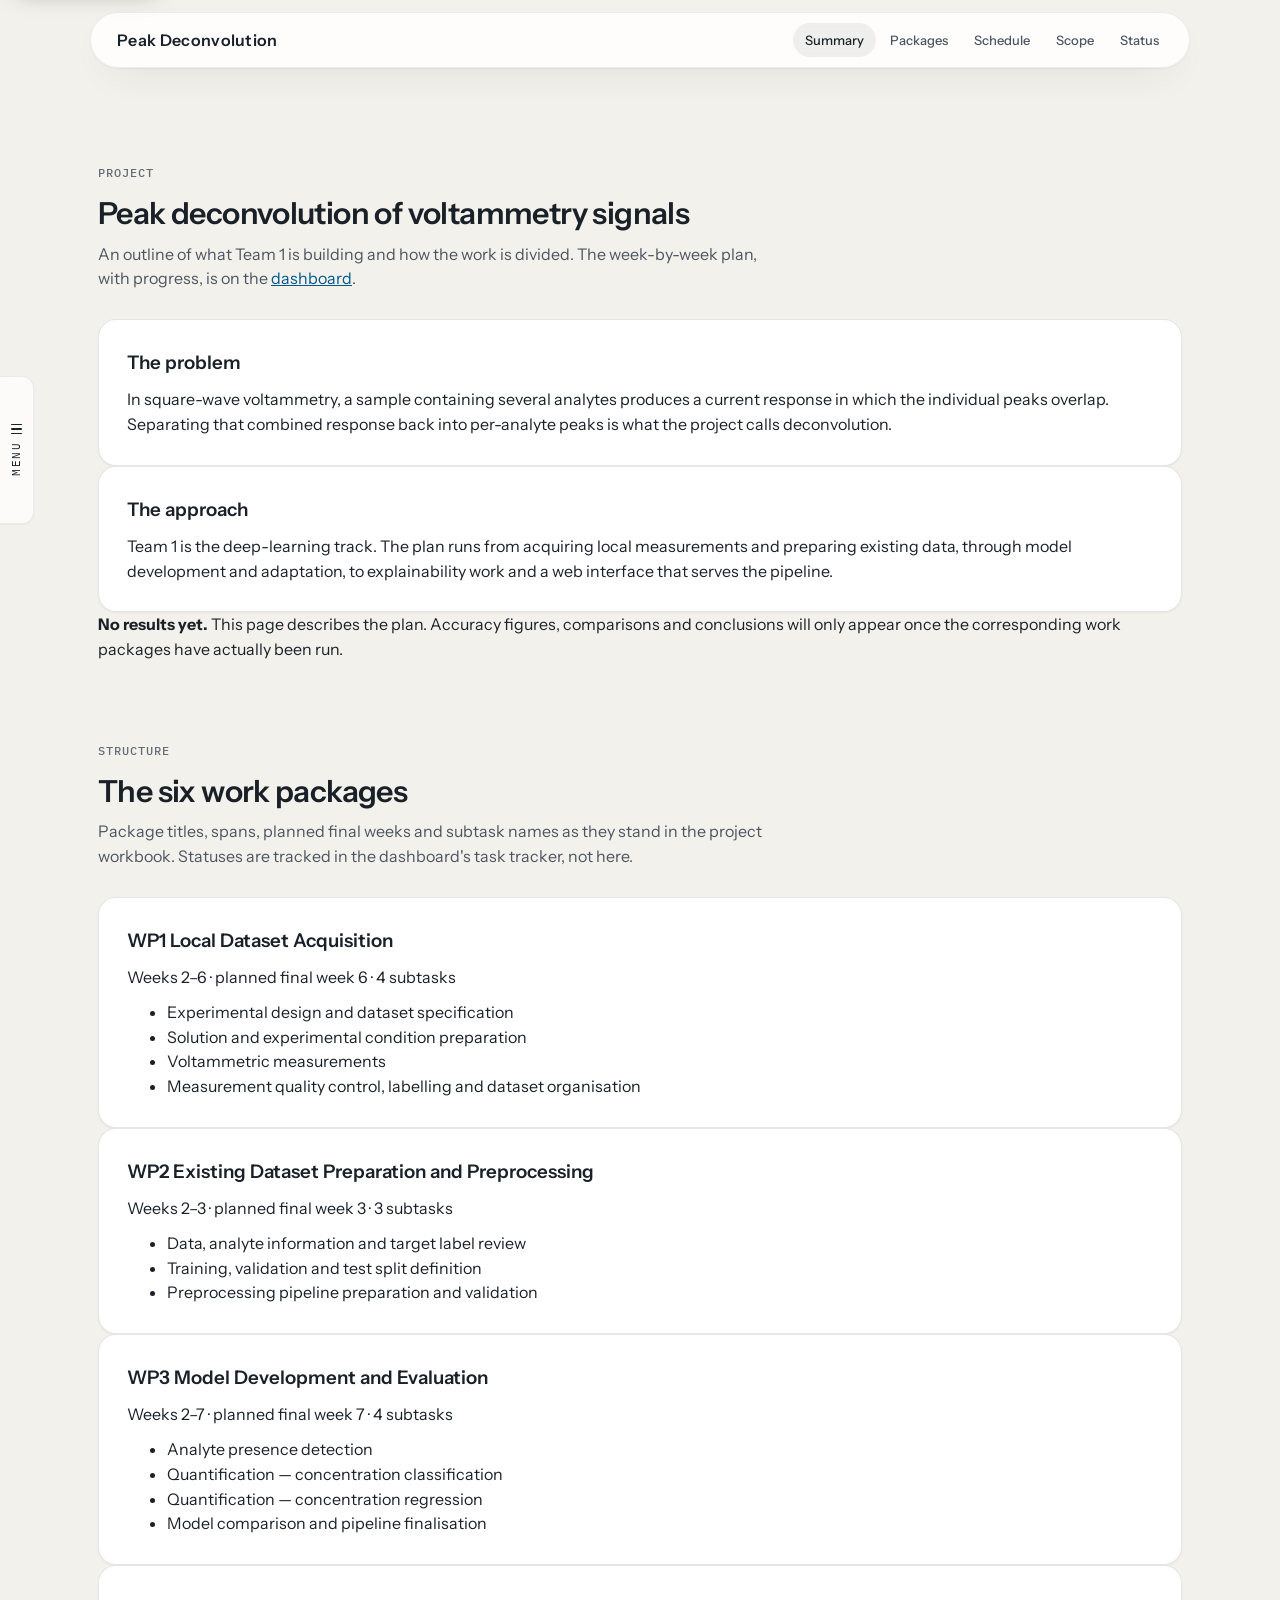
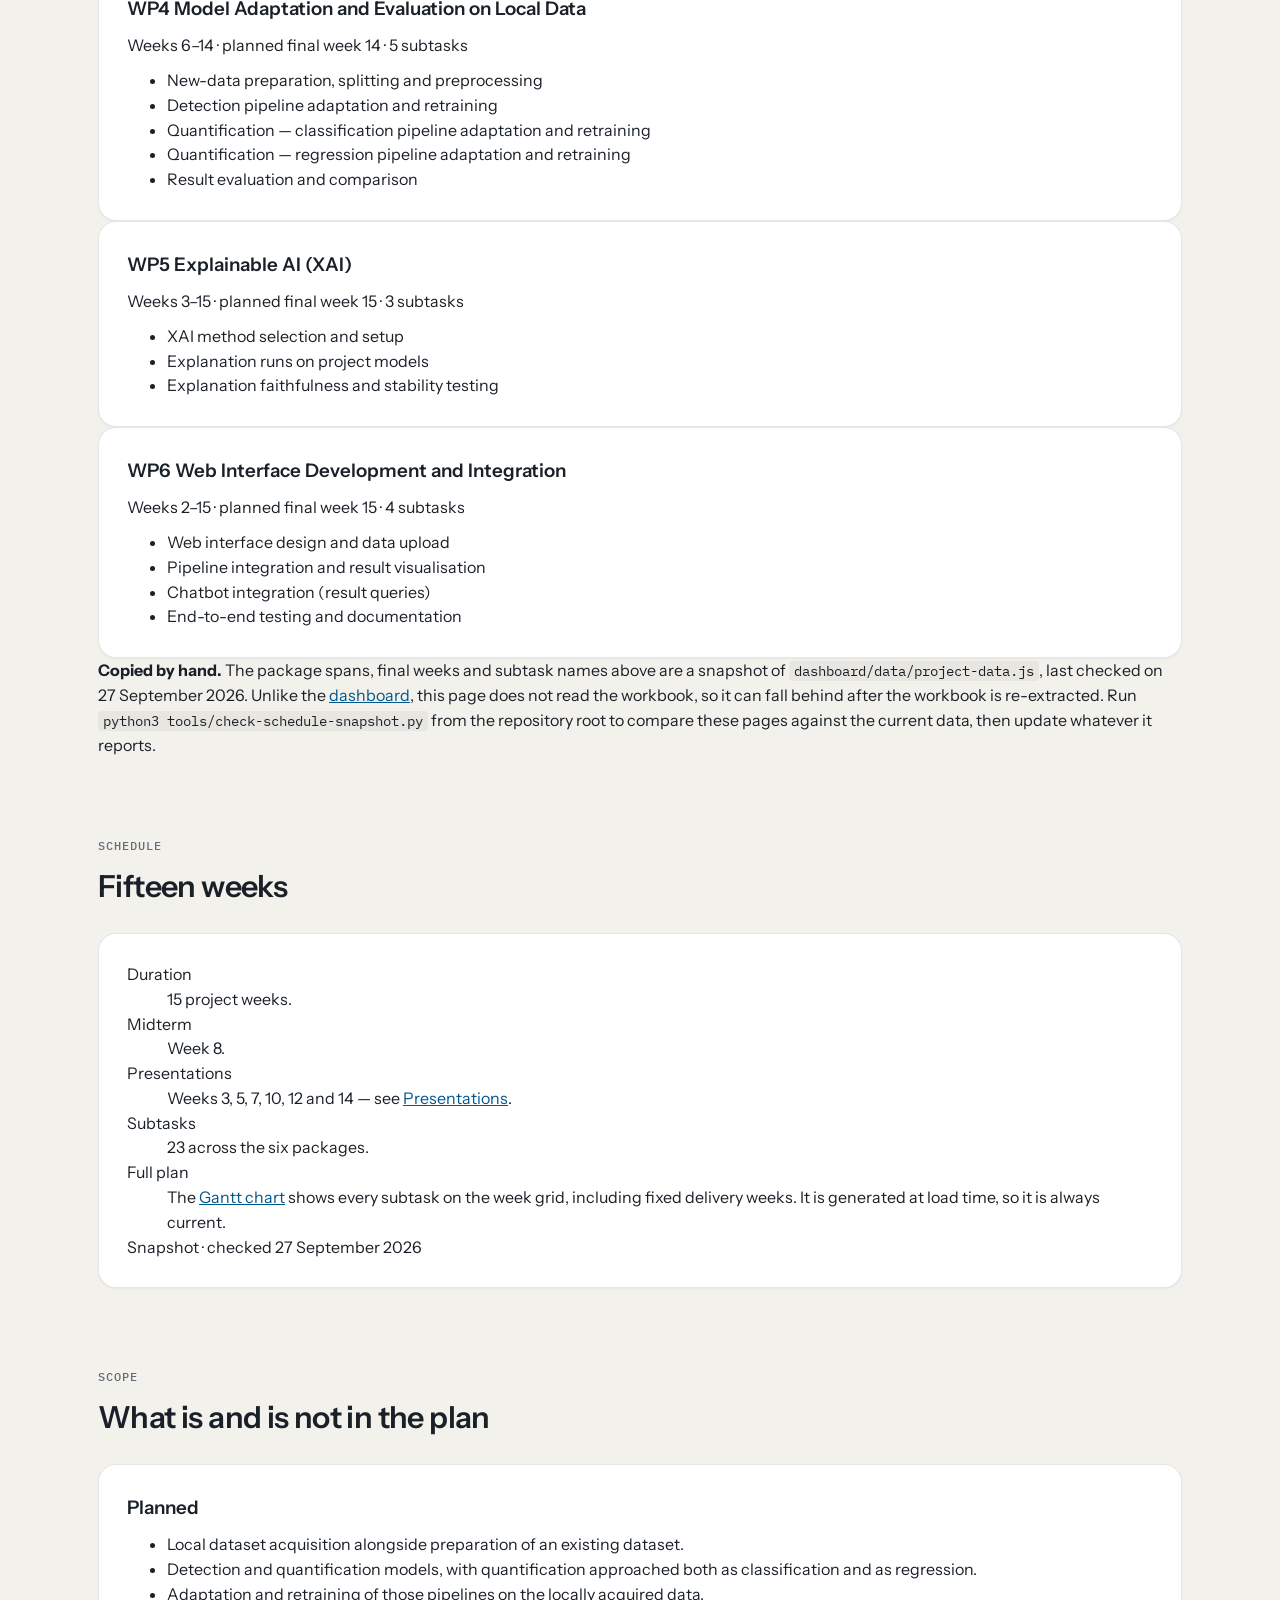
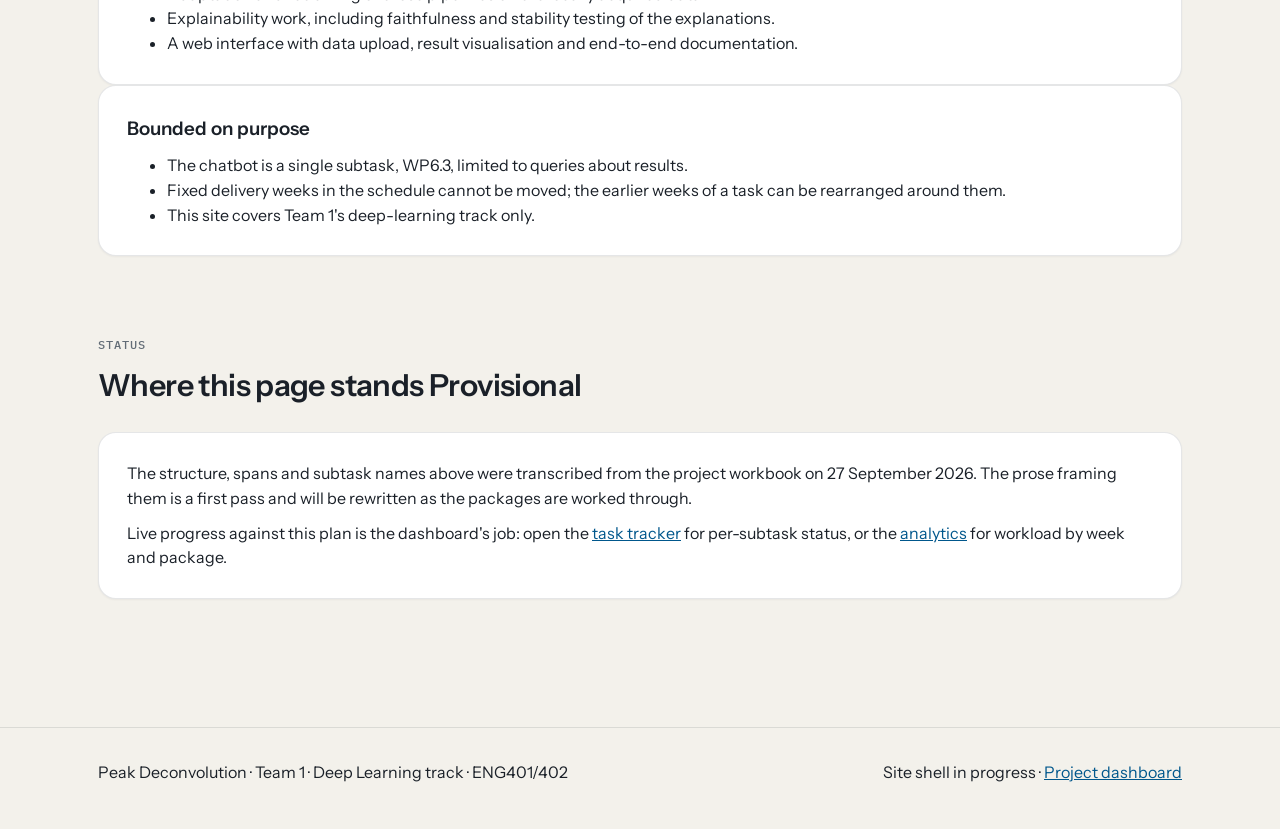
<file: project/index.html>
<!doctype html>
<html lang="en" class="no-js">
<head>
<meta charset="utf-8">
<meta name="viewport" content="width=device-width, initial-scale=1, viewport-fit=cover">
<title>Project — Peak Deconvolution</title>
<meta name="description" content="Outline of the Peak Deconvolution project: the problem, the six work packages, the fifteen-week schedule and the scope.">
<link rel="preconnect" href="https://fonts.googleapis.com">
<link rel="preconnect" href="https://fonts.gstatic.com" crossorigin>
<link rel="stylesheet" href="https://fonts.googleapis.com/css2?family=Fraunces:ital,opsz,wght@0,9..144,300..600;1,9..144,300..400&family=IBM+Plex+Mono:wght@400;500;600&family=Instrument+Sans:wght@400;500;600&display=swap">
<link rel="icon" href="../assets/icons/favicon.svg" type="image/svg+xml">
<link rel="stylesheet" href="../assets/css/site.css">
<script>document.documentElement.classList.replace("no-js", "js");</script>
</head>
<body class="site-page">

<div class="site-ground" aria-hidden="true"></div>

<a class="skip-link" href="#main">Skip to main content</a>

<button class="navhandle" type="button" data-nav-toggle aria-expanded="false" aria-controls="navpanel">
  <span class="navhandle-grip" aria-hidden="true"><i></i><i></i><i></i></span>
  <span class="navhandle-label">Menu</span>
</button>

<div class="navpanel" id="navpanel">
  <div class="navpanel-head">
    <a class="navpanel-brand" href="../">
      <svg viewBox="0 0 26 26" aria-hidden="true"><path d="M2 20 C6 20 7 8 10 8 S13 18 15 17 S18 5 21 5 S23 16 24 20" fill="none" stroke="#1a2028" stroke-width="1.6" stroke-linecap="round"/><path d="M2 20 C6 20 7 11 10 11 S13 20 14 20" fill="none" stroke="#009289" stroke-width="1.2" stroke-linecap="round" opacity=".8"/><path d="M12 20 C16 20 18 8 21 8 S23.5 19 24 20" fill="none" stroke="#726dc4" stroke-width="1.2" stroke-linecap="round" opacity=".8"/></svg>
      <span><strong>Peak Deconvolution</strong><span>Team 1 &middot; Deep Learning</span></span>
    </a>
    <button class="navpanel-close" type="button" aria-label="Close menu"><svg viewBox="0 0 16 16" aria-hidden="true" fill="none" stroke="currentColor" stroke-width="1.7" stroke-linecap="round"><path d="M4 4l8 8M12 4l-8 8"/></svg></button>
  </div>
  <nav aria-label="Site">
    <div class="navpanel-eyebrow">Go to</div>
    <ul>
        <li><a href="../">Home <small>the project in short</small></a></li>
        <li><a href="../dashboard/">Dashboard <small>live plan and tracker</small></a></li>
        <li><a href="../presentations/">Presentations <small>weeks and materials</small></a></li>
        <li><a href="../project/" aria-current="page">Project <small>outline and scope</small></a></li>
        <li><a href="../team/">Team <small>members and roles</small></a></li>
        <li><a href="../resources/">Resources <small>repository and data</small></a></li>
    </ul>
  </nav>
  <p class="navpanel-foot">ENG401/402 &middot; site shell in progress</p>
</div>

<div class="navscrim" aria-hidden="true"></div>

<header class="pagebar">
  <button class="navbtn" type="button" data-nav-toggle aria-expanded="false" aria-controls="navpanel">
    <span class="navbtn-bars" aria-hidden="true"><i></i><i></i><i></i></span>
    <span>Menu</span>
  </button>
  <a class="pagebrand" href="../"><svg viewBox="0 0 26 26" aria-hidden="true"><path d="M2 20 C6 20 7 8 10 8 S13 18 15 17 S18 5 21 5 S23 16 24 20" fill="none" stroke="#1a2028" stroke-width="1.6" stroke-linecap="round"/><path d="M2 20 C6 20 7 11 10 11 S13 20 14 20" fill="none" stroke="#009289" stroke-width="1.2" stroke-linecap="round" opacity=".8"/><path d="M12 20 C16 20 18 8 21 8 S23.5 19 24 20" fill="none" stroke="#726dc4" stroke-width="1.2" stroke-linecap="round" opacity=".8"/></svg><span>Peak Deconvolution</span></a>
  <nav class="pagesections" aria-label="On this page" data-section-nav>
    <ul>
        <li><a href="#summary">Summary</a></li>
        <li><a href="#packages">Packages</a></li>
        <li><a href="#schedule">Schedule</a></li>
        <li><a href="#scope">Scope</a></li>
        <li><a href="#status">Status</a></li>
    </ul>
  </nav>
</header>

<main class="site-main" id="main" tabindex="-1">
  <section class="block first" id="summary" aria-labelledby="summary-title">
    <div class="wrap">
      <div class="sec-head">
        <div class="eyebrow">Project</div>
        <h1 class="sec-title" id="summary-title">Peak deconvolution of voltammetry signals</h1>
        <p class="sec-lede">An outline of what Team&nbsp;1 is building and how the work is divided. The week-by-week plan, with progress, is on the <a href="../dashboard/">dashboard</a>.</p>
      </div>
      <div class="grid two">
        <div class="card">
          <h3>The problem</h3>
          <p>In square-wave voltammetry, a sample containing several analytes produces a current response in which the individual peaks overlap. Separating that combined response back into per-analyte peaks is what the project calls deconvolution.</p>
        </div>
        <div class="card">
          <h3>The approach</h3>
          <p>Team&nbsp;1 is the deep-learning track. The plan runs from acquiring local measurements and preparing existing data, through model development and adaptation, to explainability work and a web interface that serves the pipeline.</p>
        </div>
      </div>
      <p class="note mt-2"><strong>No results yet.</strong> This page describes the plan. Accuracy figures, comparisons and conclusions will only appear once the corresponding work packages have actually been run.</p>
    </div>
  </section>

  <section class="block" id="packages" aria-labelledby="packages-title">
    <div class="wrap">
      <div class="sec-head">
        <div class="eyebrow">Structure</div>
        <h2 class="sec-title" id="packages-title">The six work packages</h2>
        <p class="sec-lede">Package titles, spans, planned final weeks and subtask names as they stand in the project workbook. Statuses are tracked in the dashboard's task tracker, not here.</p>
      </div>
      <div class="grid three">
        <div class="card" data-wp="WP1">
          <h3><span class="wp-code">WP1</span> Local Dataset Acquisition</h3>
          <p class="wp-span">Weeks 2&ndash;6 &middot; planned final week 6 &middot; 4 subtasks</p>
          <ul class="bullets mt-1">
            <li>Experimental design and dataset specification</li>
            <li>Solution and experimental condition preparation</li>
            <li>Voltammetric measurements</li>
            <li>Measurement quality control, labelling and dataset organisation</li>
          </ul>
        </div>
        <div class="card" data-wp="WP2">
          <h3><span class="wp-code">WP2</span> Existing Dataset Preparation and Preprocessing</h3>
          <p class="wp-span">Weeks 2&ndash;3 &middot; planned final week 3 &middot; 3 subtasks</p>
          <ul class="bullets mt-1">
            <li>Data, analyte information and target label review</li>
            <li>Training, validation and test split definition</li>
            <li>Preprocessing pipeline preparation and validation</li>
          </ul>
        </div>
        <div class="card" data-wp="WP3">
          <h3><span class="wp-code">WP3</span> Model Development and Evaluation</h3>
          <p class="wp-span">Weeks 2&ndash;7 &middot; planned final week 7 &middot; 4 subtasks</p>
          <ul class="bullets mt-1">
            <li>Analyte presence detection</li>
            <li>Quantification &mdash; concentration classification</li>
            <li>Quantification &mdash; concentration regression</li>
            <li>Model comparison and pipeline finalisation</li>
          </ul>
        </div>
        <div class="card" data-wp="WP4">
          <h3><span class="wp-code">WP4</span> Model Adaptation and Evaluation on Local Data</h3>
          <p class="wp-span">Weeks 6&ndash;14 &middot; planned final week 14 &middot; 5 subtasks</p>
          <ul class="bullets mt-1">
            <li>New-data preparation, splitting and preprocessing</li>
            <li>Detection pipeline adaptation and retraining</li>
            <li>Quantification &mdash; classification pipeline adaptation and retraining</li>
            <li>Quantification &mdash; regression pipeline adaptation and retraining</li>
            <li>Result evaluation and comparison</li>
          </ul>
        </div>
        <div class="card" data-wp="WP5">
          <h3><span class="wp-code">WP5</span> Explainable AI (XAI)</h3>
          <p class="wp-span">Weeks 3&ndash;15 &middot; planned final week 15 &middot; 3 subtasks</p>
          <ul class="bullets mt-1">
            <li>XAI method selection and setup</li>
            <li>Explanation runs on project models</li>
            <li>Explanation faithfulness and stability testing</li>
          </ul>
        </div>
        <div class="card" data-wp="WP6">
          <h3><span class="wp-code">WP6</span> Web Interface Development and Integration</h3>
          <p class="wp-span">Weeks 2&ndash;15 &middot; planned final week 15 &middot; 4 subtasks</p>
          <ul class="bullets mt-1">
            <li>Web interface design and data upload</li>
            <li>Pipeline integration and result visualisation</li>
            <li>Chatbot integration (result queries)</li>
            <li>End-to-end testing and documentation</li>
          </ul>
        </div>
      </div>
      <div class="mt-2"><p class="note"><strong>Copied by hand.</strong> The package spans, final weeks and subtask names above are a snapshot of <code>dashboard/data/project-data.js</code>, last checked on 27 September 2026. Unlike the <a href="../dashboard/">dashboard</a>, this page does not read the workbook, so it can fall behind after the workbook is re-extracted. Run <code>python3 tools/check-schedule-snapshot.py</code> from the repository root to compare these pages against the current data, then update whatever it reports.</p></div>
    </div>
  </section>

  <section class="block" id="schedule" aria-labelledby="schedule-title">
    <div class="wrap">
      <div class="sec-head">
        <div class="eyebrow">Schedule</div>
        <h2 class="sec-title" id="schedule-title">Fifteen weeks</h2>
      </div>
      <div class="card">
        <dl class="deflist">
          <div><dt>Duration</dt><dd>15 project weeks.</dd></div>
          <div><dt>Midterm</dt><dd>Week&nbsp;8.</dd></div>
          <div><dt>Presentations</dt><dd>Weeks 3, 5, 7, 10, 12 and 14 &mdash; see <a href="../presentations/">Presentations</a>.</dd></div>
          <div><dt>Subtasks</dt><dd>23 across the six packages.</dd></div>
          <div><dt>Full plan</dt><dd>The <a href="../dashboard/#schedule">Gantt chart</a> shows every subtask on the week grid, including fixed delivery weeks. It is generated at load time, so it is always current.</dd></div>
        </dl>
        <span class="snap">Snapshot &middot; checked 27 September 2026</span>
      </div>
    </div>
  </section>

  <section class="block" id="scope" aria-labelledby="scope-title">
    <div class="wrap">
      <div class="sec-head">
        <div class="eyebrow">Scope</div>
        <h2 class="sec-title" id="scope-title">What is and is not in the plan</h2>
      </div>
      <div class="grid two">
        <div class="card">
          <h3>Planned</h3>
          <ul class="bullets">
            <li>Local dataset acquisition alongside preparation of an existing dataset.</li>
            <li>Detection and quantification models, with quantification approached both as classification and as regression.</li>
            <li>Adaptation and retraining of those pipelines on the locally acquired data.</li>
            <li>Explainability work, including faithfulness and stability testing of the explanations.</li>
            <li>A web interface with data upload, result visualisation and end-to-end documentation.</li>
          </ul>
        </div>
        <div class="card">
          <h3>Bounded on purpose</h3>
          <ul class="bullets">
            <li>The chatbot is a single subtask, WP6.3, limited to queries about results.</li>
            <li>Fixed delivery weeks in the schedule cannot be moved; the earlier weeks of a task can be rearranged around them.</li>
            <li>This site covers Team&nbsp;1's deep-learning track only.</li>
          </ul>
        </div>
      </div>
    </div>
  </section>

  <section class="block" id="status" aria-labelledby="status-title">
    <div class="wrap">
      <div class="sec-head">
        <div class="eyebrow">Status</div>
        <h2 class="sec-title" id="status-title">Where this page stands <span class="prov">Provisional</span></h2>
      </div>
      <div class="card">
        <p>The structure, spans and subtask names above were transcribed from the project workbook on 27 September 2026. The prose framing them is a first pass and will be rewritten as the packages are worked through.</p>
        <p>Live progress against this plan is the dashboard's job: open the <a href="../dashboard/#tasks">task tracker</a> for per-subtask status, or the <a href="../dashboard/#analytics">analytics</a> for workload by week and package.</p>
      </div>
    </div>
  </section>


  <footer class="site-foot">
    <div class="wrap"><div class="site-foot-in">
      <span>Peak Deconvolution &middot; Team 1 &middot; Deep Learning track &middot; ENG401/402</span>
      <span>Site shell in progress &middot; <a href="../dashboard/">Project dashboard</a></span>
    </div></div>
  </footer>
</main>

<script src="../assets/js/site.js" defer></script>
</body>
</html>
</file>
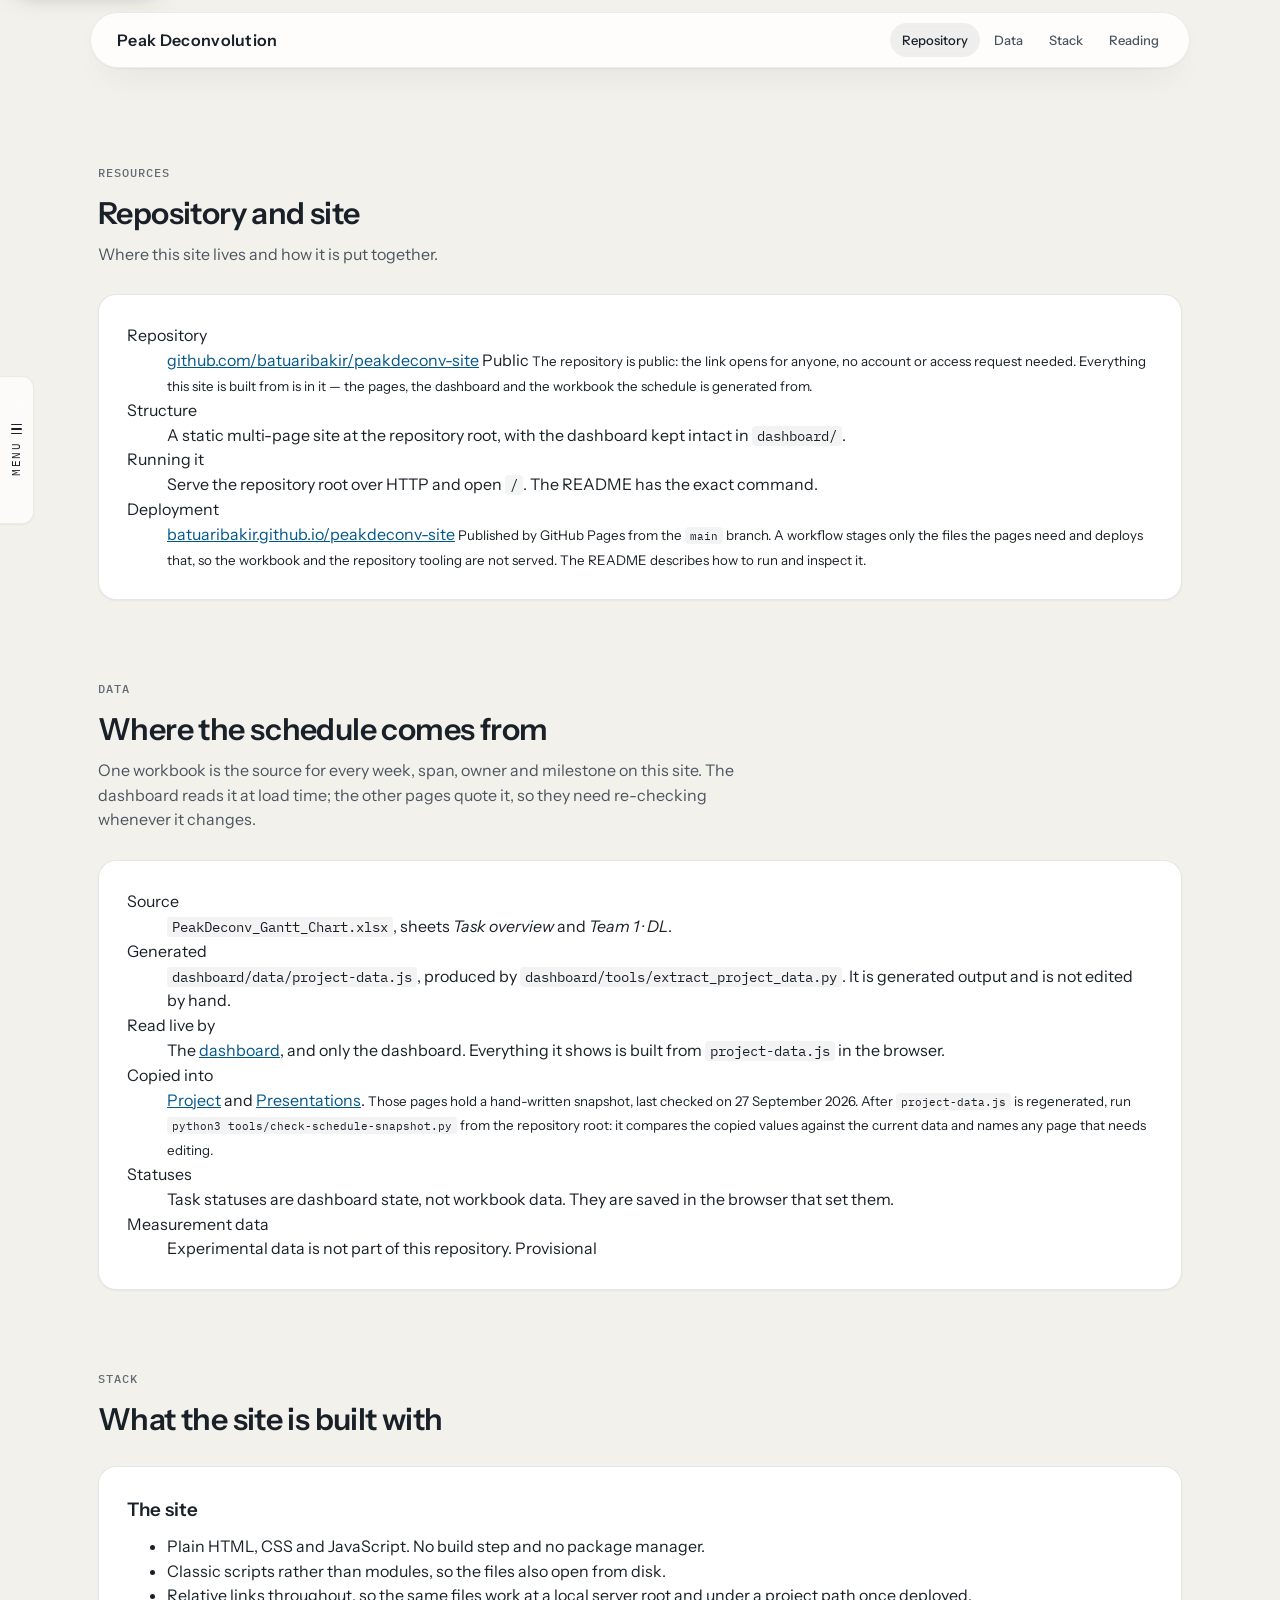
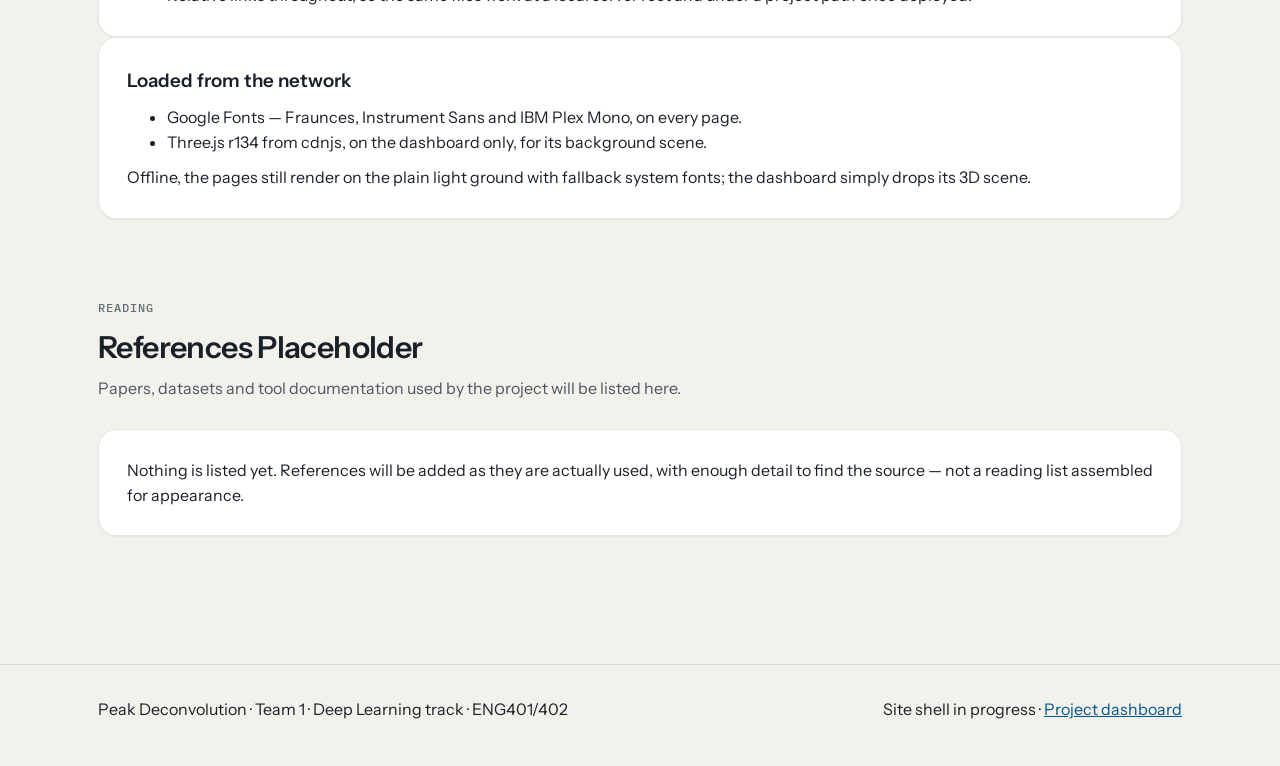
<file: resources/index.html>
<!doctype html>
<html lang="en" class="no-js">
<head>
<meta charset="utf-8">
<meta name="viewport" content="width=device-width, initial-scale=1, viewport-fit=cover">
<title>Resources — Peak Deconvolution</title>
<meta name="description" content="Repository, data sources, tooling and reading material for the Peak Deconvolution project site.">
<link rel="preconnect" href="https://fonts.googleapis.com">
<link rel="preconnect" href="https://fonts.gstatic.com" crossorigin>
<link rel="stylesheet" href="https://fonts.googleapis.com/css2?family=Fraunces:ital,opsz,wght@0,9..144,300..600;1,9..144,300..400&family=IBM+Plex+Mono:wght@400;500;600&family=Instrument+Sans:wght@400;500;600&display=swap">
<link rel="icon" href="../assets/icons/favicon.svg" type="image/svg+xml">
<link rel="stylesheet" href="../assets/css/site.css">
<script>document.documentElement.classList.replace("no-js", "js");</script>
</head>
<body class="site-page">

<div class="site-ground" aria-hidden="true"></div>

<a class="skip-link" href="#main">Skip to main content</a>

<button class="navhandle" type="button" data-nav-toggle aria-expanded="false" aria-controls="navpanel">
  <span class="navhandle-grip" aria-hidden="true"><i></i><i></i><i></i></span>
  <span class="navhandle-label">Menu</span>
</button>

<div class="navpanel" id="navpanel">
  <div class="navpanel-head">
    <a class="navpanel-brand" href="../">
      <svg viewBox="0 0 26 26" aria-hidden="true"><path d="M2 20 C6 20 7 8 10 8 S13 18 15 17 S18 5 21 5 S23 16 24 20" fill="none" stroke="#1a2028" stroke-width="1.6" stroke-linecap="round"/><path d="M2 20 C6 20 7 11 10 11 S13 20 14 20" fill="none" stroke="#009289" stroke-width="1.2" stroke-linecap="round" opacity=".8"/><path d="M12 20 C16 20 18 8 21 8 S23.5 19 24 20" fill="none" stroke="#726dc4" stroke-width="1.2" stroke-linecap="round" opacity=".8"/></svg>
      <span><strong>Peak Deconvolution</strong><span>Team 1 &middot; Deep Learning</span></span>
    </a>
    <button class="navpanel-close" type="button" aria-label="Close menu"><svg viewBox="0 0 16 16" aria-hidden="true" fill="none" stroke="currentColor" stroke-width="1.7" stroke-linecap="round"><path d="M4 4l8 8M12 4l-8 8"/></svg></button>
  </div>
  <nav aria-label="Site">
    <div class="navpanel-eyebrow">Go to</div>
    <ul>
        <li><a href="../">Home <small>the project in short</small></a></li>
        <li><a href="../dashboard/">Dashboard <small>live plan and tracker</small></a></li>
        <li><a href="../presentations/">Presentations <small>weeks and materials</small></a></li>
        <li><a href="../project/">Project <small>outline and scope</small></a></li>
        <li><a href="../team/">Team <small>members and roles</small></a></li>
        <li><a href="../resources/" aria-current="page">Resources <small>repository and data</small></a></li>
    </ul>
  </nav>
  <p class="navpanel-foot">ENG401/402 &middot; site shell in progress</p>
</div>

<div class="navscrim" aria-hidden="true"></div>

<header class="pagebar">
  <button class="navbtn" type="button" data-nav-toggle aria-expanded="false" aria-controls="navpanel">
    <span class="navbtn-bars" aria-hidden="true"><i></i><i></i><i></i></span>
    <span>Menu</span>
  </button>
  <a class="pagebrand" href="../"><svg viewBox="0 0 26 26" aria-hidden="true"><path d="M2 20 C6 20 7 8 10 8 S13 18 15 17 S18 5 21 5 S23 16 24 20" fill="none" stroke="#1a2028" stroke-width="1.6" stroke-linecap="round"/><path d="M2 20 C6 20 7 11 10 11 S13 20 14 20" fill="none" stroke="#009289" stroke-width="1.2" stroke-linecap="round" opacity=".8"/><path d="M12 20 C16 20 18 8 21 8 S23.5 19 24 20" fill="none" stroke="#726dc4" stroke-width="1.2" stroke-linecap="round" opacity=".8"/></svg><span>Peak Deconvolution</span></a>
  <nav class="pagesections" aria-label="On this page" data-section-nav>
    <ul>
        <li><a href="#repository">Repository</a></li>
        <li><a href="#data">Data</a></li>
        <li><a href="#stack">Stack</a></li>
        <li><a href="#reading">Reading</a></li>
    </ul>
  </nav>
</header>

<main class="site-main" id="main" tabindex="-1">
  <section class="block first" id="repository" aria-labelledby="repository-title">
    <div class="wrap">
      <div class="sec-head">
        <div class="eyebrow">Resources</div>
        <h1 class="sec-title" id="repository-title">Repository and site</h1>
        <p class="sec-lede">Where this site lives and how it is put together.</p>
      </div>
      <div class="card">
        <dl class="deflist">
          <div>
            <dt>Repository</dt>
            <dd>
              <a href="https://github.com/batuaribakir/peakdeconv-site">github.com/batuaribakir/peakdeconv-site</a>
              <span class="badge">Public</span>
              <small>The repository is public: the link opens for anyone, no account or access request needed. Everything this site is built from is in it &mdash; the pages, the dashboard and the workbook the schedule is generated from.</small>
            </dd>
          </div>
          <div><dt>Structure</dt><dd>A static multi-page site at the repository root, with the dashboard kept intact in <code>dashboard/</code>.</dd></div>
          <div><dt>Running it</dt><dd>Serve the repository root over HTTP and open <code>/</code>. The README has the exact command.</dd></div>
          <div>
            <dt>Deployment</dt>
            <dd>
              <a href="https://batuaribakir.github.io/peakdeconv-site/">batuaribakir.github.io/peakdeconv-site</a>
              <small>Published by GitHub Pages from the <code>main</code> branch. A workflow stages only the files the pages need and deploys that, so the workbook and the repository tooling are not served. The README describes how to run and inspect it.</small>
            </dd>
          </div>
        </dl>
      </div>
    </div>
  </section>

  <section class="block" id="data" aria-labelledby="data-title">
    <div class="wrap">
      <div class="sec-head">
        <div class="eyebrow">Data</div>
        <h2 class="sec-title" id="data-title">Where the schedule comes from</h2>
        <p class="sec-lede">One workbook is the source for every week, span, owner and milestone on this site. The dashboard reads it at load time; the other pages quote it, so they need re-checking whenever it changes.</p>
      </div>
      <div class="card">
        <dl class="deflist">
          <div><dt>Source</dt><dd><code>PeakDeconv_Gantt_Chart.xlsx</code>, sheets <em>Task overview</em> and <em>Team&nbsp;1 &middot; DL</em>.</dd></div>
          <div><dt>Generated</dt><dd><code>dashboard/data/project-data.js</code>, produced by <code>dashboard/tools/extract_project_data.py</code>. It is generated output and is not edited by hand.</dd></div>
          <div><dt>Read live by</dt><dd>The <a href="../dashboard/">dashboard</a>, and only the dashboard. Everything it shows is built from <code>project-data.js</code> in the browser.</dd></div>
          <div>
            <dt>Copied into</dt>
            <dd>
              <a href="../project/">Project</a> and <a href="../presentations/">Presentations</a>.
              <small>Those pages hold a hand-written snapshot, last checked on 27 September 2026. After <code>project-data.js</code> is regenerated, run <code>python3 tools/check-schedule-snapshot.py</code> from the repository root: it compares the copied values against the current data and names any page that needs editing.</small>
            </dd>
          </div>
          <div><dt>Statuses</dt><dd>Task statuses are dashboard state, not workbook data. They are saved in the browser that set them.</dd></div>
          <div><dt>Measurement data</dt><dd>Experimental data is not part of this repository. <span class="prov">Provisional</span></dd></div>
        </dl>
      </div>
    </div>
  </section>

  <section class="block" id="stack" aria-labelledby="stack-title">
    <div class="wrap">
      <div class="sec-head">
        <div class="eyebrow">Stack</div>
        <h2 class="sec-title" id="stack-title">What the site is built with</h2>
      </div>
      <div class="grid two">
        <div class="card">
          <h3>The site</h3>
          <ul class="bullets">
            <li>Plain HTML, CSS and JavaScript. No build step and no package manager.</li>
            <li>Classic scripts rather than modules, so the files also open from disk.</li>
            <li>Relative links throughout, so the same files work at a local server root and under a project path once deployed.</li>
          </ul>
        </div>
        <div class="card">
          <h3>Loaded from the network</h3>
          <ul class="bullets">
            <li>Google Fonts &mdash; Fraunces, Instrument Sans and IBM Plex Mono, on every page.</li>
            <li>Three.js r134 from cdnjs, on the dashboard only, for its background scene.</li>
          </ul>
          <p class="note">Offline, the pages still render on the plain light ground with fallback system fonts; the dashboard simply drops its 3D scene.</p>
        </div>
      </div>
    </div>
  </section>

  <section class="block" id="reading" aria-labelledby="reading-title">
    <div class="wrap">
      <div class="sec-head">
        <div class="eyebrow">Reading</div>
        <h2 class="sec-title" id="reading-title">References <span class="prov">Placeholder</span></h2>
        <p class="sec-lede">Papers, datasets and tool documentation used by the project will be listed here.</p>
      </div>
      <div class="card">
        <p>Nothing is listed yet. References will be added as they are actually used, with enough detail to find the source &mdash; not a reading list assembled for appearance.</p>
      </div>
    </div>
  </section>


  <footer class="site-foot">
    <div class="wrap"><div class="site-foot-in">
      <span>Peak Deconvolution &middot; Team 1 &middot; Deep Learning track &middot; ENG401/402</span>
      <span>Site shell in progress &middot; <a href="../dashboard/">Project dashboard</a></span>
    </div></div>
  </footer>
</main>

<script src="../assets/js/site.js" defer></script>
</body>
</html>
</file>
<file: assets/css/site.css>
/* ==========================================================================
   MAVIS — shared site chrome
   Shared chrome for every page except Home.

   Two navigations, with one job each:

     · GLOBAL — the five destinations of the site (Home, Try MAVIS,
       Dashboard, Presentations, Team). It lives in a left panel (.navpanel), opened
       from a handle on the left edge (.navhandle) on pointer devices and
       from a Menu button in the page bar (.navbtn) on narrow screens. It is
       the same panel and the same state either way.

     · SECTIONS — headings of the page you are on, in the bar at the top.
       The static pages use .pagebar here; the dashboard keeps its own
       (.topnav in dashboard/css/styles.css) untouched, including its
       progress ring and its scroll offsets.

   Loaded by:
     /presentations/, /team/
       -> chrome + the whole page design. Their background is the shared
          ambient scene (assets/css/ambient-scene.css + js/ambient-scene.js),
          the same one the dashboard shows.
     /dashboard/index.html
       -> chrome only. Everything page-level here is scoped to .site-page,
          which the dashboard body does not carry, so the two stylesheets
          never meet.
   Home (/index.html) loads neither this file nor site.js: it has its own
   copy of the menu in assets/home/nav.css and nav.js.

   Without JavaScript the whole chrome falls back to normal flow: see
   "no-JavaScript fallback" at the end. All four global links stay visible.
   ========================================================================== */

:root {
  /* ground + ink (same family as the dashboard, prefixed so the two
     stylesheets can never collide when both are loaded) */
  --s-ground: #f3f1eb;
  --s-ink: #1a2028;
  --s-ink-2: #4b5560;
  --s-ink-3: #626c76;
  --s-line: rgba(26, 32, 40, 0.11);
  --s-line-soft: rgba(26, 32, 40, 0.065);
  --s-line-strong: rgba(26, 32, 40, 0.22);

  --s-teal: #009289;               /* brand accent: the second peak of the mark */
  --s-blue: #00578c;

  --s-panel: #ffffff;              /* content panels are opaque, as on the dashboard */
  --s-glass: rgba(255, 255, 255, 0.58);
  --s-glass-border: rgba(26, 32, 40, 0.08);
  --s-glass-edge: rgba(255, 255, 255, 0.75);
  --s-shadow: 0 1px 2px rgba(31, 43, 56, 0.05), 0 14px 40px -18px rgba(31, 43, 56, 0.14);
  --s-shadow-lift: 0 1px 2px rgba(31, 43, 56, 0.06), 0 22px 48px -24px rgba(31, 43, 56, 0.32);

  /* Type: the dashboard's faces, and the only ones outside Home. Instrument Sans
     carries every heading, label and paragraph; IBM Plex Mono carries codes, dates
     and counts. The dashboard's own --f-display / --f-ui / --f-mono tokens
     (dashboard/css/styles.css) point at these two, so the stacks live here once.
     The pages load the two families from Google Fonts in their <head>. */
  --s-f-ui: "Instrument Sans", "Segoe UI", system-ui, -apple-system, sans-serif;
  --s-f-mono: "IBM Plex Mono", ui-monospace, "Cascadia Mono", Consolas, monospace;

  --s-r-s: 8px;
  --s-r-m: 12px;
  --s-r-l: 18px;

  --s-gutter: clamp(16px, 4vw, 48px);
  --s-page-max: 1180px;
  --s-bar-h: 56px;                 /* page bar height, mirrors the dashboard */
  --s-bar-top: calc(env(safe-area-inset-top, 0px) + 12px);
  --s-panel-w: min(320px, 86vw);
  --s-ease: cubic-bezier(0.22, 0.8, 0.24, 1);
}

/* ---------- skip link (every page) ---------------------------------------- */
.skip-link {
  position: fixed; z-index: 100; top: 8px; left: 8px;
  padding: 10px 16px; border-radius: 999px;
  background: #fff; color: var(--s-ink); font-family: var(--s-f-ui); font-size: 0.8125rem; font-weight: 600;
  text-decoration: none; box-shadow: 0 8px 24px -10px rgba(31, 43, 56, 0.5), 0 0 0 1px rgba(26, 32, 40, 0.1);
  transform: translateY(calc(-100% - 16px));
}
.skip-link:focus, .skip-link:focus-visible { transform: none; }

/* ---------- the MAVIS mark ------------------------------------------------- */
/* One stroke, two overlapping peaks that read as an M: the first in the text
   colour, the second in teal. Inlined on every page (stroke="currentColor" and
   the teal are presentation attributes, so it draws even without this file). */
.mark { display: block; flex: none; width: 26px; height: 26px; }

/* ==========================================================================
   GLOBAL NAVIGATION — left-edge handle + left panel
   ========================================================================== */

/* The handle. Always on screen on pointer devices, so the global menu is
   never hidden behind a gesture. When the panel opens the handle rides out to
   its right edge: the two stay edge to edge, so the pointer crosses between
   them without ever passing over the page, and the handle stays clickable as
   the control that pins or closes the panel. */
.navhandle {
  position: fixed; z-index: 47; left: 0; top: 50%; translate: 0 -50%;
  display: flex; flex-direction: column; align-items: center; justify-content: center; gap: 8px;
  width: 34px; height: 148px; padding: 0;
  border: 1px solid var(--s-glass-border); border-left: 0;
  border-radius: 0 var(--s-r-m) var(--s-r-m) 0;
  background: rgba(255, 255, 255, 0.72);
  -webkit-backdrop-filter: blur(16px) saturate(1.25); backdrop-filter: blur(16px) saturate(1.25);
  box-shadow: var(--s-shadow);
  color: var(--s-ink-2); font-family: var(--s-f-ui); cursor: pointer;
  transition: background-color 180ms var(--s-ease), color 180ms var(--s-ease),
              width 180ms var(--s-ease), translate 260ms var(--s-ease);
}
.navhandle:hover, .navhandle:focus-visible { background: #fff; color: var(--s-ink); width: 37px; }
.navhandle.is-open { translate: var(--s-panel-w) -50%; background: #fff; color: var(--s-ink); }
/* the three grip bars fold into a cross while the panel is open */
.navhandle.is-open .navhandle-grip i { transition: transform 200ms var(--s-ease), opacity 160ms; }
.navhandle.is-open .navhandle-grip i:nth-child(1) { transform: translateY(4.6px) rotate(45deg); }
.navhandle.is-open .navhandle-grip i:nth-child(2) { opacity: 0; }
.navhandle.is-open .navhandle-grip i:nth-child(3) { transform: translateY(-4.6px) rotate(-45deg); }
.navhandle-label {
  writing-mode: vertical-rl; text-orientation: mixed; transform: rotate(180deg);
  font-family: var(--s-f-mono); font-size: 0.66rem; letter-spacing: 0.14em; text-transform: uppercase;
}
.navhandle-grip { display: grid; gap: 3px; }
.navhandle-grip i { display: block; width: 11px; height: 1.6px; border-radius: 2px; background: currentColor; }

/* The Menu button inside the page bar. It is the same control as the handle
   for narrow screens, where a left-edge tab would sit on top of the text. */
.navbtn {
  display: none; align-items: center; gap: 8px; flex: none;
  height: 34px; padding: 0 12px 0 10px; border-radius: 999px;
  border: 1px solid var(--s-line); background: rgba(255, 255, 255, 0.7);
  color: var(--s-ink); font-family: var(--s-f-ui); font-size: 0.8125rem; font-weight: 500; cursor: pointer;
}
.navbtn:hover { background: #fff; }
.navbtn-bars { display: grid; gap: 3px; width: 14px; }
.navbtn-bars i { display: block; height: 1.6px; border-radius: 2px; background: currentColor; }

.navscrim {
  position: fixed; z-index: 45; inset: 0; background: rgba(26, 32, 40, 0.18);
  opacity: 0; pointer-events: none; transition: opacity 240ms var(--s-ease);
}

.navpanel {
  position: fixed; z-index: 46; left: 0; top: 0; bottom: 0; width: var(--s-panel-w);
  display: flex; flex-direction: column;
  padding: calc(env(safe-area-inset-top, 0px) + 20px) 20px 20px;
  background: rgba(252, 251, 248, 0.94);
  -webkit-backdrop-filter: blur(20px) saturate(1.2); backdrop-filter: blur(20px) saturate(1.2);
  border-right: 1px solid var(--s-line);
  box-shadow: 24px 0 60px -40px rgba(31, 43, 56, 0.6);
  font-family: var(--s-f-ui);
  /* Closed: off-screen AND visibility:hidden, so the links leave the tab
     order and the accessibility tree. The visibility delay is what keeps the
     slide-out visible instead of snapping away. */
  translate: -102% 0;
  visibility: hidden;
  transition: translate 260ms var(--s-ease), visibility 0s linear 260ms;
}
.navpanel.is-open { translate: 0 0; visibility: visible; transition: translate 260ms var(--s-ease); }
.navpanel.is-open ~ .navscrim, .navscrim.is-open { opacity: 1; pointer-events: auto; }

.navpanel-head { display: flex; align-items: flex-start; gap: 12px; margin-bottom: 28px; }
.navpanel-brand { display: flex; align-items: flex-start; gap: 10px; text-decoration: none; color: var(--s-ink); margin-right: auto; }
.navpanel-brand .mark { margin-top: 1px; }
.navpanel-brand > span { display: block; min-width: 0; }
.navpanel-brand strong { display: block; font-size: 1.05rem; font-weight: 600; line-height: 28px; letter-spacing: 0.02em; }
.navpanel-brand small { display: block; max-width: 22ch; font-size: 0.75rem; line-height: 1.35; color: var(--s-ink-3); }
.navpanel-close {
  flex: none; display: grid; place-items: center; width: 32px; height: 32px; border-radius: 50%;
  border: 1px solid var(--s-line); background: rgba(255, 255, 255, 0.7); color: var(--s-ink-2); cursor: pointer;
}
.navpanel-close:hover { background: #fff; color: var(--s-ink); }
.navpanel-close svg { width: 14px; height: 14px; }

.navpanel ul { display: grid; gap: 2px; margin: 0; padding: 0; list-style: none; }
.navpanel li a {
  display: block; padding: 10px 12px; border-radius: var(--s-r-m);
  font-size: 0.9375rem; font-weight: 600; line-height: 1.3; color: var(--s-ink-2); text-decoration: none;
  transition: color 160ms var(--s-ease), background-color 160ms var(--s-ease);
}
.navpanel li a:hover { color: var(--s-ink); background: rgba(26, 32, 40, 0.05); }
.navpanel li a[aria-current="page"] { color: var(--s-ink); background: rgba(26, 32, 40, 0.075); box-shadow: inset 2px 0 0 var(--s-teal); }
.navpanel li a small { display: block; margin-top: 2px; font-size: 0.75rem; font-weight: 500; color: var(--s-ink-3); }

/* Below the breakpoint the handle gives way to the in-bar Menu button. The
   breakpoint is 1024px, not a phone width: the handle lives in the page's left
   margin, and the margin only clears it once the gutter has grown past ~40px.
   Below that the button in the bar is the control. */
@media (max-width: 1023px) {
  .navhandle { display: none; }
  .navbtn { display: inline-flex; }
}
@media (min-width: 1024px) {
  /* A hover-opened panel on a wide screen should not dim the page behind it. */
  .navscrim { display: none; }
}

/* ==========================================================================
   PAGE BAR — the static pages' top bar, mirroring the dashboard's .topnav
   ========================================================================== */
.pagebar {
  position: fixed; z-index: 20; left: 50%; translate: -50% 0;
  top: var(--s-bar-top);
  width: min(calc(100% - 2 * var(--s-gutter)), 1100px);
  height: var(--s-bar-h);
  display: flex; align-items: center; gap: 16px;
  padding: 0 18px 0 16px; border-radius: 999px;
  background: rgba(255, 255, 255, 0.86);
  -webkit-backdrop-filter: blur(18px) saturate(1.25); backdrop-filter: blur(18px) saturate(1.25);
  border: 1px solid var(--s-glass-border);
  box-shadow: inset 0 1px 0 var(--s-glass-edge), var(--s-shadow);
  font-family: var(--s-f-ui);
}
.pagebrand { display: flex; align-items: center; gap: 10px; text-decoration: none; color: var(--s-ink); white-space: nowrap; }
.pagebrand span { font-size: 1rem; font-weight: 600; letter-spacing: 0.02em; }
/* the page you are on, after the brand */
.pagebar-page {
  display: flex; align-items: center; gap: 14px; min-width: 0;
  font-size: 0.875rem; font-weight: 500; color: var(--s-ink-2); white-space: nowrap;
}
.pagebar-page::before { content: ""; width: 1px; height: 18px; background: var(--s-line-strong); }

.pagesections { min-width: 0; margin-left: auto; }
.pagesections ul { display: flex; align-items: center; gap: 2px; margin: 0; padding: 0; list-style: none; }
.pagesections a {
  display: block; padding: 7px 12px; border-radius: 999px; white-space: nowrap;
  font-size: 0.8125rem; font-weight: 500; color: var(--s-ink-2); text-decoration: none;
  transition: color 160ms var(--s-ease), background-color 160ms var(--s-ease);
}
.pagesections a:hover { color: var(--s-ink); }
.pagesections a[aria-current="true"] { color: var(--s-ink); background: rgba(26, 32, 40, 0.065); }

@media (max-width: 960px) {
  .pagebar { gap: 10px; padding-inline: 12px; }
  .pagesections {
    flex: 1; overflow-x: auto; scrollbar-width: none;
    -webkit-mask: linear-gradient(90deg, transparent, #000 10px, #000 calc(100% - 14px), transparent);
    mask: linear-gradient(90deg, transparent, #000 10px, #000 calc(100% - 14px), transparent);
  }
  .pagesections::-webkit-scrollbar { display: none; }
  .pagesections ul { width: max-content; padding: 0 8px; }
}
@media (max-width: 720px) { :root { --s-bar-h: 50px; } .pagebar-page::before { height: 16px; } }

/* ==========================================================================
   PAGE SHELL — scoped to .site-page so none of it reaches the dashboard
   ========================================================================== */
.site-page {
  margin: 0;
  color: var(--s-ink);
  font-family: var(--s-f-ui);
  font-size: 1rem;
  line-height: 1.55;
  background: var(--s-ground);
  -webkit-font-smoothing: antialiased;
  text-rendering: optimizeLegibility;
  overflow-x: hidden;
}
.site-page *, .site-page *::before, .site-page *::after { box-sizing: border-box; }
.site-page h1, .site-page h2, .site-page h3, .site-page h4 { margin: 0; font-weight: 600; text-wrap: balance; }
.site-page p, .site-page ul, .site-page ol, .site-page dl { margin: 0; }
.site-main a { color: var(--s-blue); }
.site-page :focus-visible { outline: 2px solid var(--s-blue); outline-offset: 2px; border-radius: 4px; }
.site-page button { font: inherit; color: inherit; cursor: pointer; }
.site-page [hidden] { display: none !important; }
.site-page ::selection { background: rgba(0, 146, 137, 0.18); }
.site-page code { font-family: var(--s-f-mono); font-size: 0.86em; padding: 1px 5px; border-radius: 4px; background: rgba(26, 32, 40, 0.05); }

html:has(.site-page) { scroll-behavior: smooth; }
.site-page .block { scroll-margin-top: calc(var(--s-bar-top) + var(--s-bar-h) + 18px); }

/* above the ambient scene (#scene-layer, z-index 0, assets/css/ambient-scene.css) */
.site-main { position: relative; z-index: 1; }
.site-main:focus { outline: none; }

.wrap { width: min(100%, var(--s-page-max)); margin: 0 auto; padding-inline: var(--s-gutter); }
.site-page .block { padding-block: clamp(48px, 7vw, 80px) 0; }
.site-page .block.first { padding-top: calc(var(--s-bar-top) + var(--s-bar-h) + clamp(44px, 8vw, 96px)); }

.sec-head { margin-bottom: 28px; }
.site-page .eyebrow {
  margin-bottom: 14px;
  font-family: var(--s-f-mono); font-size: 0.75rem; font-weight: 500; letter-spacing: 0.08em; text-transform: uppercase; color: var(--s-ink-3);
}
.sec-title { font-family: var(--s-f-ui); font-size: clamp(1.5rem, 2.6vw, 1.9rem); line-height: 1.15; letter-spacing: -0.02em; font-weight: 600; }
.site-page .sec-lede { margin-top: 10px; max-width: 62ch; color: var(--s-ink-2); }

/* the page's own title: the dashboard hero's face, one step lighter */
.site-page .page-head { max-width: 760px; margin-bottom: clamp(36px, 5vw, 56px); }
.site-page .page-title { font-size: clamp(2.5rem, 6vw, 4rem); line-height: 1; letter-spacing: -0.035em; font-weight: 600; }
.site-page .page-lede { margin-top: 18px; max-width: 56ch; font-size: 1.125rem; line-height: 1.5; color: var(--s-ink-2); }

/* ---------- panel ----------------------------------------------------------- */
.site-page .card {
  position: relative;
  background: var(--s-panel);
  border: 1px solid var(--s-line);
  border-radius: var(--s-r-l);
  box-shadow: 0 1px 2px rgba(31, 43, 56, 0.05);
  padding: clamp(20px, 3vw, 28px);
}
.site-page .card > * + * { margin-top: 10px; }

/* ---------- presentation library -------------------------------------------- */
/* One <li class="deck"> per presentation. The title link is the card's only
   control: its ::after stretches over the whole card, so a click anywhere opens
   the presentation while keyboard and screen-reader users meet one link, named
   by the title. */
.decks {
  display: grid; gap: 20px; margin: 0; padding: 0; list-style: none;
  grid-template-columns: repeat(auto-fill, minmax(min(100%, 380px), 1fr));
}
.deck {
  position: relative; display: flex; flex-direction: column; overflow: hidden;
  background: var(--s-panel); border: 1px solid var(--s-line); border-radius: var(--s-r-l);
  box-shadow: 0 1px 2px rgba(31, 43, 56, 0.05);
  transition: border-color 200ms var(--s-ease), box-shadow 200ms var(--s-ease), translate 200ms var(--s-ease);
}
.deck:hover { border-color: var(--s-line-strong); box-shadow: var(--s-shadow-lift); translate: 0 -2px; }
/* the focus ring goes round the whole card, not the title inside it */
.deck:has(a:focus-visible) { border-color: var(--s-line-strong); box-shadow: var(--s-shadow-lift); outline: 2px solid var(--s-blue); outline-offset: 3px; }
@supports selector(:has(*)) { .deck-title a:focus-visible { outline: none; } }
.deck-cover { aspect-ratio: 16 / 9; background: var(--s-ground); border-bottom: 1px solid var(--s-line-soft); }
.deck-cover img { display: block; width: 100%; height: 100%; object-fit: cover; }
.deck-body { display: flex; flex-direction: column; flex: 1; padding: 22px 24px 24px; }
.deck-meta {
  display: flex; flex-wrap: wrap; gap: 4px 14px;
  font-family: var(--s-f-mono); font-size: 0.75rem; letter-spacing: 0.04em; text-transform: uppercase; color: var(--s-ink-3);
}
.site-page .deck-title { margin-top: 10px; font-size: 1.375rem; line-height: 1.2; letter-spacing: -0.02em; }
.site-main .deck-title a { color: inherit; text-decoration: none; }
.deck-title a::after { content: ""; position: absolute; inset: 0; z-index: 1; }
.site-page .deck-desc { margin-top: 8px; color: var(--s-ink-2); }
.site-page .deck-topics { margin-top: 14px; font-size: 0.8125rem; color: var(--s-ink-3); }
.deck-open {
  display: inline-flex; align-items: center; gap: 8px; margin-top: auto; padding-top: 22px;
  font-size: 0.875rem; font-weight: 600; color: var(--s-ink);
}
.deck-open svg { width: 16px; height: 16px; flex: none; color: var(--s-teal); transition: translate 200ms var(--s-ease); }
.deck:hover .deck-open svg, .deck:has(a:focus-visible) .deck-open svg { translate: 3px 0; }

/* ---------- people ---------------------------------------------------------- */
.people { display: grid; grid-template-columns: repeat(auto-fit, minmax(min(100%, 300px), 1fr)); gap: 20px; margin: 0; padding: 0; list-style: none; }
/* Portrait beside the text; where the card is too narrow for both (phones, the two-column
   tablet grid) the text wraps under the portrait. The text column stretches to the card's
   height, so the LinkedIn links of two cards in a row line up at the bottom. */
.person {
  display: flex; flex-wrap: wrap; gap: 18px 24px;
  padding: clamp(22px, 3vw, 30px);
  background: var(--s-panel); border: 1px solid var(--s-line); border-radius: var(--s-r-l);
  box-shadow: 0 1px 2px rgba(31, 43, 56, 0.05);
}
.portrait {
  flex: 0 0 168px; align-self: flex-start; aspect-ratio: 4 / 5; overflow: hidden;
  background: var(--s-ground); border: 1px solid var(--s-line-soft); border-radius: var(--s-r-m);
}
.portrait img { display: block; width: 100%; height: 100%; object-fit: cover; object-position: 50% 30%; }
.person-body { flex: 1 1 240px; min-width: 0; display: flex; flex-direction: column; }
.site-main .person-link {
  display: inline-flex; align-items: center; gap: 8px; align-self: flex-start;
  margin-top: auto; padding-block: 2px;
  font-size: 0.875rem; font-weight: 600; color: var(--s-ink-2); text-decoration: none;
  transition: color 200ms var(--s-ease);
}
.person-link svg { width: 16px; height: 16px; flex: none; }
.site-main .person-link:hover { color: var(--s-ink); }
.person-link:hover span { text-decoration: underline; text-underline-offset: 3px; }
/* .monogram is also the class of the dashboard's team monograms; their own rule
   (.page-dashboard .monogram) overrides everything here except the 1px border. */
.monogram {
  flex: none; display: grid; place-items: center; width: 52px; height: 52px; border-radius: 50%;
  background: var(--s-ground); border: 1px solid var(--s-line);
  font-family: var(--s-f-ui); font-size: 1rem; font-weight: 600; letter-spacing: 0.02em; color: var(--s-ink-2);
}
.person .dept { font-family: var(--s-f-mono); font-size: 0.72rem; letter-spacing: 0.07em; text-transform: uppercase; color: var(--s-ink-3); }
.site-page .person .name { margin-top: 4px; font-size: 1.3rem; line-height: 1.2; letter-spacing: -0.015em; }
.person .role { margin-top: 8px; margin-bottom: 16px; font-size: 0.9375rem; color: var(--s-ink-2); }

/* a short closing line under a section, linking onward */
.site-page .aside-line { margin-top: 28px; max-width: 70ch; font-size: 0.9375rem; color: var(--s-ink-2); }

/* ---------- footer ---------------------------------------------------------- */
.site-foot { margin-top: clamp(72px, 10vw, 128px); border-top: 1px solid var(--s-line); padding-block: 32px 44px; }
.site-foot-in { display: flex; flex-wrap: wrap; align-items: flex-start; justify-content: space-between; gap: 20px 40px; }
.site-main .site-foot-brand { display: flex; align-items: flex-start; gap: 10px; color: var(--s-ink); text-decoration: none; }
.site-foot-brand strong { display: block; font-size: 0.9375rem; font-weight: 600; line-height: 26px; letter-spacing: 0.02em; }
.site-foot-brand small { display: block; font-size: 0.8125rem; color: var(--s-ink-3); }
.site-foot-nav { display: flex; flex-wrap: wrap; gap: 4px 24px; margin: 0; padding: 0; list-style: none; }
.site-main .site-foot-nav a { display: block; padding: 3px 0; font-size: 0.875rem; font-weight: 500; color: var(--s-ink-2); text-decoration: none; }
.site-main .site-foot-nav a:hover { color: var(--s-ink); text-decoration: underline; text-underline-offset: 3px; }
.site-main .site-foot-nav a[aria-current="page"] { color: var(--s-ink); }

/* ==========================================================================
   no-JavaScript fallback
   The panel is a scripted control, so without JavaScript the whole chrome
   drops out of fixed positioning and into normal flow: the five global links
   render as a plain wrapped list at the top of the page, the page bar
   follows it, and nothing is clipped or covered at any width.
   ========================================================================== */
.no-js .navhandle, .no-js .navbtn, .no-js .navpanel-close, .no-js .navscrim { display: none; }
.no-js .navpanel {
  position: static; width: auto; translate: none; visibility: visible;
  display: block; padding: 12px var(--s-gutter) 14px;
  border-right: 0; border-bottom: 1px solid var(--s-line); box-shadow: none;
  transition: none;
}
.no-js .navpanel-head { margin-bottom: 10px; }
.no-js .navpanel ul { display: flex; flex-wrap: wrap; gap: 2px 4px; }
.no-js .navpanel li a { padding: 7px 10px; font-size: 0.875rem; }
.no-js .navpanel li a small { display: none; }

.no-js .pagebar {
  position: static; translate: none; width: min(calc(100% - 2 * var(--s-gutter)), 1100px);
  height: auto; min-height: var(--s-bar-h); margin: 12px auto; flex-wrap: wrap; padding-block: 8px;
}
.no-js .pagesections { overflow: visible; -webkit-mask: none; mask: none; }
.no-js .pagesections ul { flex-wrap: wrap; width: auto; }
.no-js .site-page .block.first { padding-top: clamp(28px, 5vw, 48px); }

/* the dashboard's own bar, which is fixed and centred by transform */
.no-js .page-dashboard .topnav { position: static; left: auto; transform: none; margin: 12px auto; }
.no-js .page-dashboard section.block.hero { padding-top: var(--s7, 48px); }

/* ==========================================================================
   Dashboard: the task drawer is modal and outranks the global menu
   The drawer (role="dialog" aria-modal="true") and its scrim are declared in
   dashboard/css/styles.css at z-index 41 and 40, below this file's panel (46)
   and handle (47). Raise them here rather than there, so the dashboard's own
   stylesheet stays as it was; the tooltip at 60 still sits on top of both, as
   it did before.
   ========================================================================== */
.page-dashboard .scrim { z-index: 48; }
.page-dashboard .drawer { z-index: 49; }
/* belt and braces for the scrim: the controls stop responding at all while
   the drawer is open (assets/js/site.js sets the class and tabindex) */
.drawer-blocks-menu .navhandle,
.drawer-blocks-menu .navbtn,
.drawer-blocks-menu .navpanel { pointer-events: none; }

/* ---------- motion / contrast preferences --------------------------------- */
@media (prefers-reduced-motion: reduce) {
  html:has(.site-page) { scroll-behavior: auto; }
  .site-page *, .site-page *::before, .site-page *::after,
  .navhandle, .navpanel, .navscrim, .pagesections a, .navpanel li a {
    transition-duration: 1ms !important; animation-duration: 1ms !important; transition-delay: 0s !important;
  }
  .deck:hover { translate: none; }
  .deck:hover .deck-open svg, .deck:has(a:focus-visible) .deck-open svg { translate: none; }
}
@media (forced-colors: active) {
  .pagebar, .navpanel, .navhandle { -webkit-backdrop-filter: none; backdrop-filter: none; }
  .deck:has(a:focus-visible) { outline-color: Highlight; }
}
</file>
